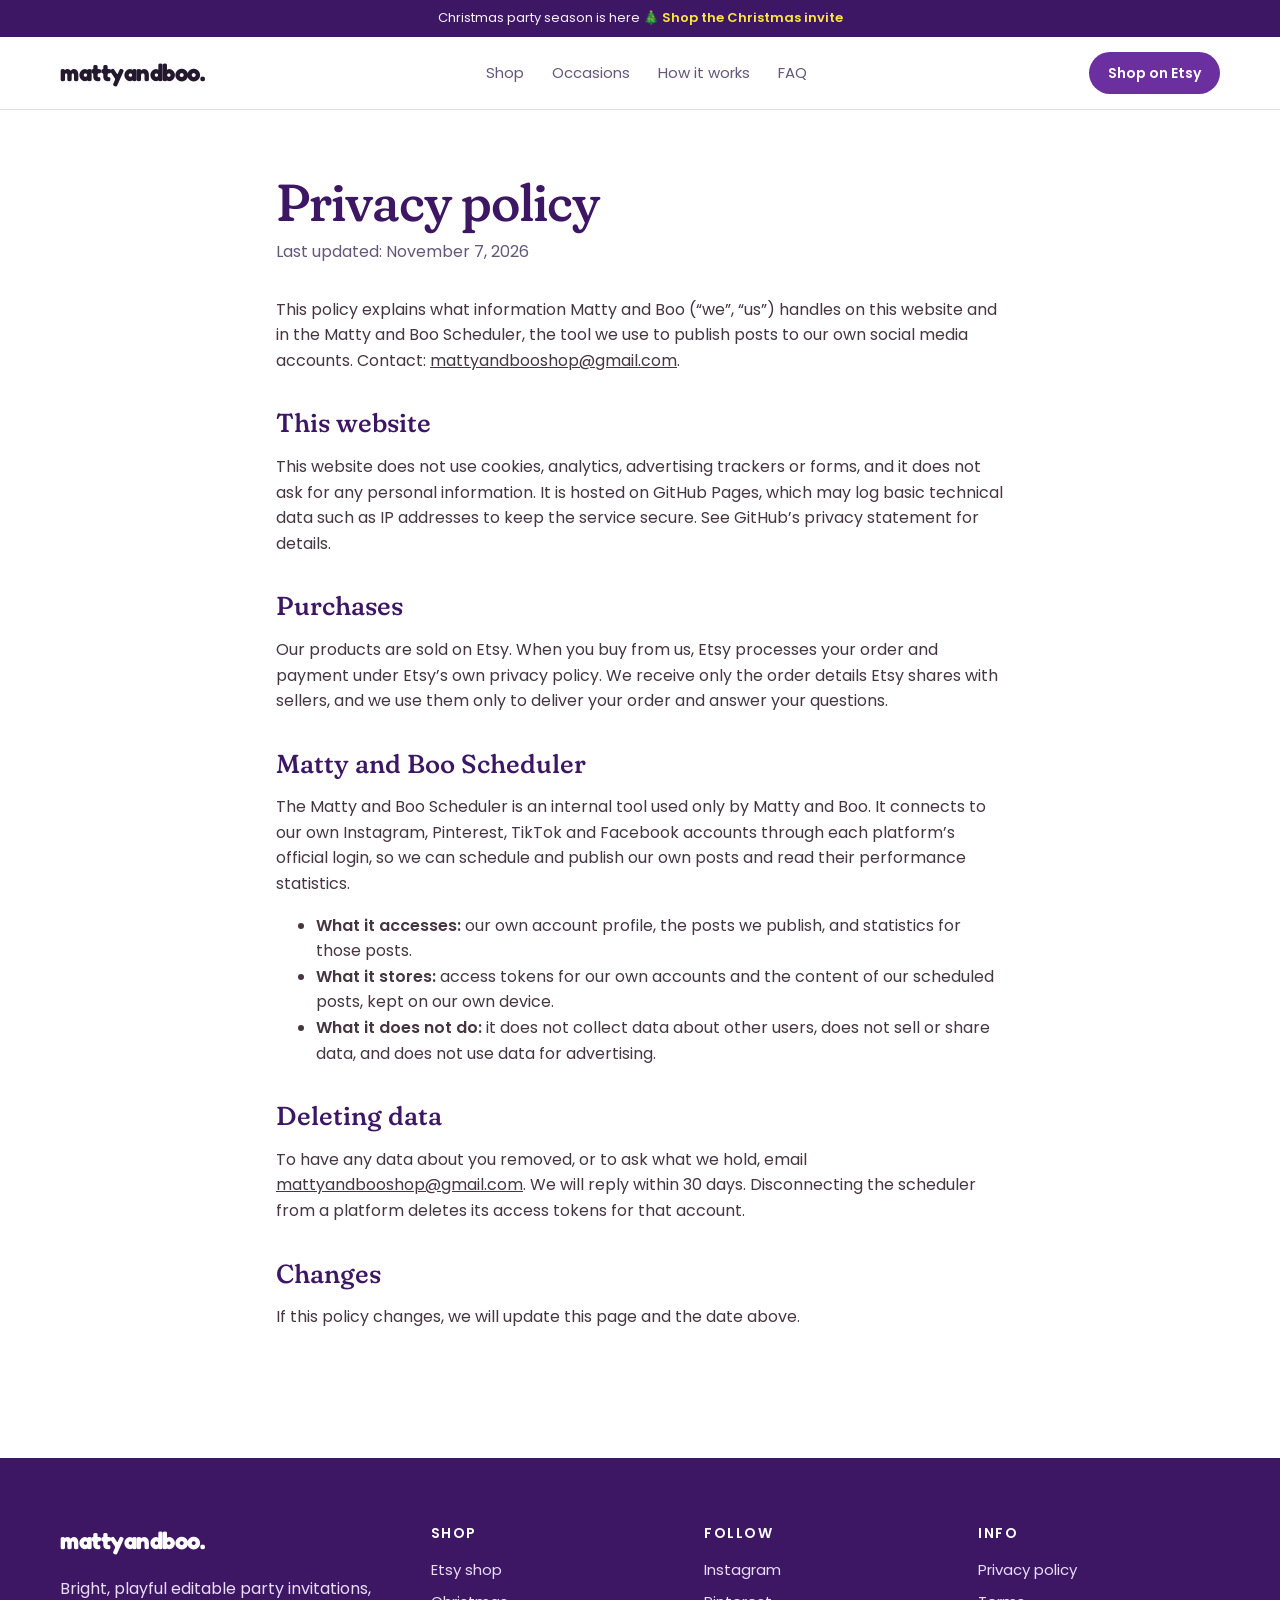
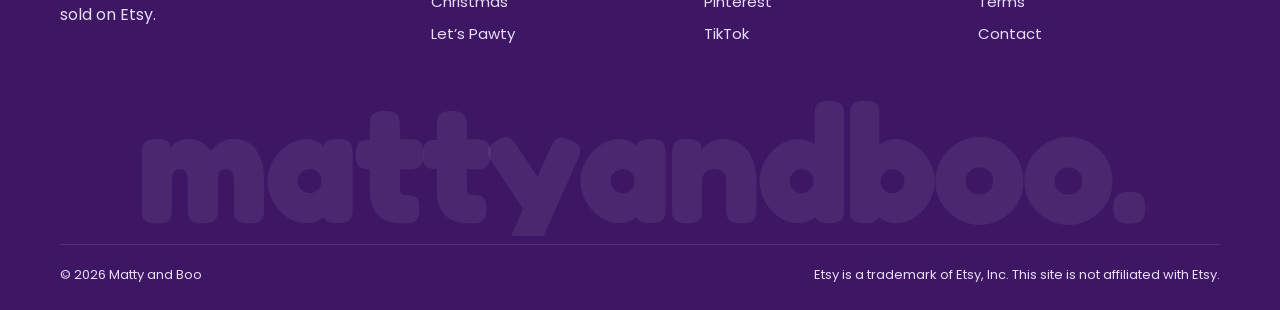
<file: web/privacy.html>
<!doctype html>
<html lang="en">
<head>
  <meta charset="utf-8">
  <meta name="viewport" content="width=device-width, initial-scale=1">
  <title>Privacy policy | Matty and Boo</title>
  <meta name="description" content="Bright, playful editable party invitations for first birthdays, Christmas parties and pet pawties. Edit in Canva, then print or send as an e-invite.">
  <meta property="og:title" content="Matty and Boo | Editable Party Invitations">
  <meta property="og:description" content="Editable party invitations you can personalize in minutes. First birthdays, Christmas and pet pawties.">
  <meta property="og:image" content="assets/christmas-stripes/wooden-plate.jpg">
  <link rel="icon" href="favicon.svg" type="image/svg+xml">
  <link rel="stylesheet" href="styles.css">
</head>
<body>
  <div class="topbar">Christmas party season is here 🎄 <a href="https://www.etsy.com/listing/4610943090/whimsical-christmas-party-invitation">Shop the Christmas invite</a></div>

  <header class="nav">
    <div class="wrap">
      <a class="logo" href="./">mattyandboo.</a>
      <ul>
        <li><a href="index.html#favorites">Shop</a></li>
        <li><a href="index.html#occasions">Occasions</a></li>
        <li><a href="index.html#how">How it works</a></li>
        <li><a href="index.html#faq">FAQ</a></li>
      </ul>
      <a class="btn btn-primary btn-sm" href="https://www.etsy.com/shop/mattyandboo">Shop on Etsy</a>
    </div>
  </header>

  
  <main class="doc">
    <h1>Privacy policy</h1>
    <p class="updated">Last updated: November 7, 2026</p>
    <p>This policy explains what information Matty and Boo (“we”, “us”) handles on this website and in the Matty and Boo Scheduler, the tool we use to publish posts to our own social media accounts. Contact: <a href="mailto:mattyandbooshop@gmail.com">mattyandbooshop@gmail.com</a>.</p>

    <h2>This website</h2>
    <p>This website does not use cookies, analytics, advertising trackers or forms, and it does not ask for any personal information. It is hosted on GitHub Pages, which may log basic technical data such as IP addresses to keep the service secure. See GitHub’s privacy statement for details.</p>

    <h2>Purchases</h2>
    <p>Our products are sold on Etsy. When you buy from us, Etsy processes your order and payment under Etsy’s own privacy policy. We receive only the order details Etsy shares with sellers, and we use them only to deliver your order and answer your questions.</p>

    <h2>Matty and Boo Scheduler</h2>
    <p>The Matty and Boo Scheduler is an internal tool used only by Matty and Boo. It connects to our own Instagram, Pinterest, TikTok and Facebook accounts through each platform’s official login, so we can schedule and publish our own posts and read their performance statistics.</p>
    <ul>
      <li><strong>What it accesses:</strong> our own account profile, the posts we publish, and statistics for those posts.</li>
      <li><strong>What it stores:</strong> access tokens for our own accounts and the content of our scheduled posts, kept on our own device.</li>
      <li><strong>What it does not do:</strong> it does not collect data about other users, does not sell or share data, and does not use data for advertising.</li>
    </ul>

    <h2>Deleting data</h2>
    <p>To have any data about you removed, or to ask what we hold, email <a href="mailto:mattyandbooshop@gmail.com">mattyandbooshop@gmail.com</a>. We will reply within 30 days. Disconnecting the scheduler from a platform deletes its access tokens for that account.</p>

    <h2>Changes</h2>
    <p>If this policy changes, we will update this page and the date above.</p>
  </main>
  <footer>
    <div class="wrap">
      <div class="foot-grid">
        <div>
          <a class="logo" href="./">mattyandboo.</a>
          <p style="margin-top:16px;max-width:22em">Bright, playful editable party invitations, sold on Etsy.</p>
        </div>
        <div><h4>Shop</h4><ul>
          <li><a href="https://www.etsy.com/shop/mattyandboo">Etsy shop</a></li>
          <li><a href="https://www.etsy.com/listing/4610943090/whimsical-christmas-party-invitation">Christmas</a></li>
          <li><a href="https://www.etsy.com/listing/4564376870/lets-pawty-birthday-invitation-digital">Let’s Pawty</a></li>
        </ul></div>
        <div><h4>Follow</h4><ul>
          <li><a href="https://www.instagram.com/mattyandbooshop/">Instagram</a></li>
          <li><a href="https://www.pinterest.com/mattyandbooshop/">Pinterest</a></li>
          <li><a href="https://www.tiktok.com/@mattyandbooshop">TikTok</a></li>
        </ul></div>
        <div><h4>Info</h4><ul>
          <li><a href="privacy.html">Privacy policy</a></li>
          <li><a href="terms.html">Terms</a></li>
          <li><a href="mailto:mattyandbooshop@gmail.com">Contact</a></li>
        </ul></div>
      </div>
      <div class="wordmark" aria-hidden="true">mattyandboo.</div>
      <div class="legal"><span>© 2026 Matty and Boo</span><span>Etsy is a trademark of Etsy, Inc. This site is not affiliated with Etsy.</span></div>
    </div>
  </footer>
</body>
</html>
</file>
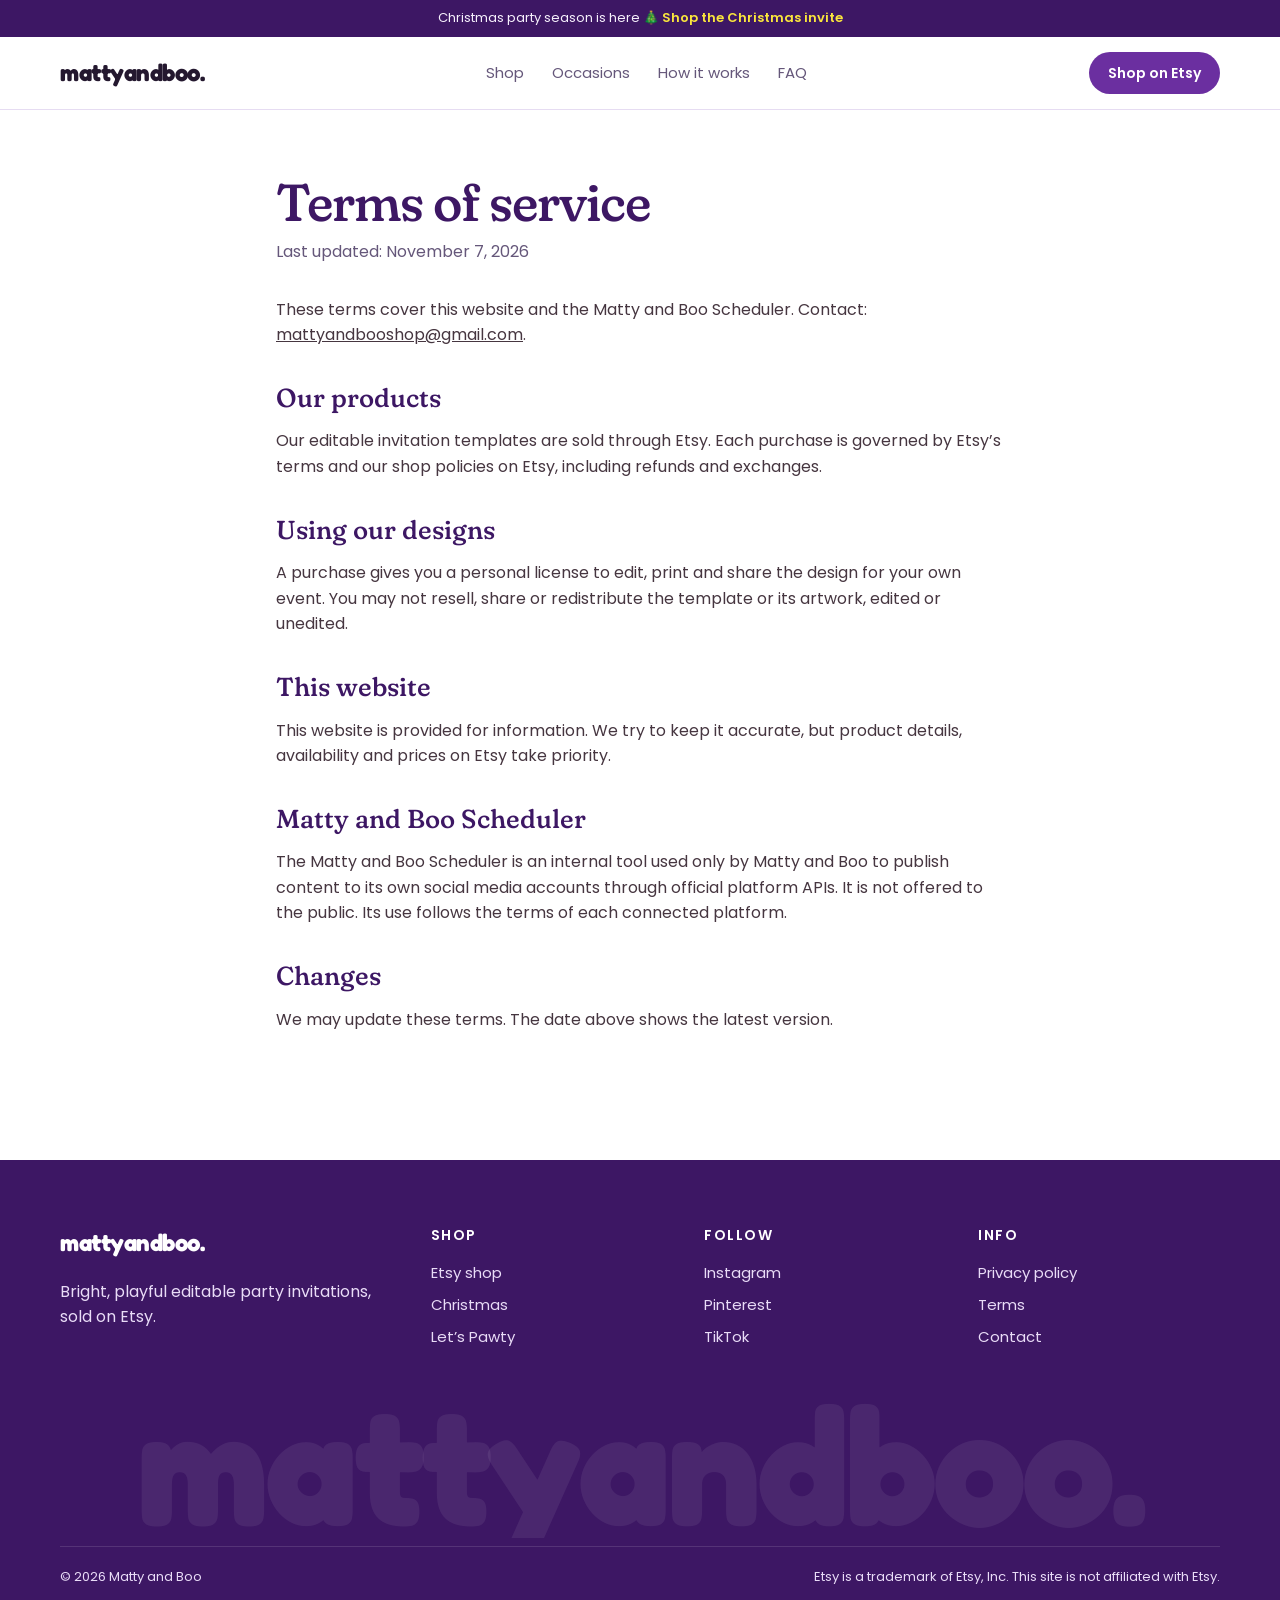
<file: web/terms.html>
<!doctype html>
<html lang="en">
<head>
  <meta charset="utf-8">
  <meta name="viewport" content="width=device-width, initial-scale=1">
  <title>Terms of service | Matty and Boo</title>
  <meta name="description" content="Bright, playful editable party invitations for first birthdays, Christmas parties and pet pawties. Edit in Canva, then print or send as an e-invite.">
  <meta property="og:title" content="Matty and Boo | Editable Party Invitations">
  <meta property="og:description" content="Editable party invitations you can personalize in minutes. First birthdays, Christmas and pet pawties.">
  <meta property="og:image" content="assets/christmas-stripes/wooden-plate.jpg">
  <link rel="icon" href="favicon.svg" type="image/svg+xml">
  <link rel="stylesheet" href="styles.css">
</head>
<body>
  <div class="topbar">Christmas party season is here 🎄 <a href="https://www.etsy.com/listing/4610943090/whimsical-christmas-party-invitation">Shop the Christmas invite</a></div>

  <header class="nav">
    <div class="wrap">
      <a class="logo" href="./">mattyandboo.</a>
      <ul>
        <li><a href="index.html#favorites">Shop</a></li>
        <li><a href="index.html#occasions">Occasions</a></li>
        <li><a href="index.html#how">How it works</a></li>
        <li><a href="index.html#faq">FAQ</a></li>
      </ul>
      <a class="btn btn-primary btn-sm" href="https://www.etsy.com/shop/mattyandboo">Shop on Etsy</a>
    </div>
  </header>

  
  <main class="doc">
    <h1>Terms of service</h1>
    <p class="updated">Last updated: November 7, 2026</p>
    <p>These terms cover this website and the Matty and Boo Scheduler. Contact: <a href="mailto:mattyandbooshop@gmail.com">mattyandbooshop@gmail.com</a>.</p>

    <h2>Our products</h2>
    <p>Our editable invitation templates are sold through Etsy. Each purchase is governed by Etsy’s terms and our shop policies on Etsy, including refunds and exchanges.</p>

    <h2>Using our designs</h2>
    <p>A purchase gives you a personal license to edit, print and share the design for your own event. You may not resell, share or redistribute the template or its artwork, edited or unedited.</p>

    <h2>This website</h2>
    <p>This website is provided for information. We try to keep it accurate, but product details, availability and prices on Etsy take priority.</p>

    <h2>Matty and Boo Scheduler</h2>
    <p>The Matty and Boo Scheduler is an internal tool used only by Matty and Boo to publish content to its own social media accounts through official platform APIs. It is not offered to the public. Its use follows the terms of each connected platform.</p>

    <h2>Changes</h2>
    <p>We may update these terms. The date above shows the latest version.</p>
  </main>
  <footer>
    <div class="wrap">
      <div class="foot-grid">
        <div>
          <a class="logo" href="./">mattyandboo.</a>
          <p style="margin-top:16px;max-width:22em">Bright, playful editable party invitations, sold on Etsy.</p>
        </div>
        <div><h4>Shop</h4><ul>
          <li><a href="https://www.etsy.com/shop/mattyandboo">Etsy shop</a></li>
          <li><a href="https://www.etsy.com/listing/4610943090/whimsical-christmas-party-invitation">Christmas</a></li>
          <li><a href="https://www.etsy.com/listing/4564376870/lets-pawty-birthday-invitation-digital">Let’s Pawty</a></li>
        </ul></div>
        <div><h4>Follow</h4><ul>
          <li><a href="https://www.instagram.com/mattyandbooshop/">Instagram</a></li>
          <li><a href="https://www.pinterest.com/mattyandbooshop/">Pinterest</a></li>
          <li><a href="https://www.tiktok.com/@mattyandbooshop">TikTok</a></li>
        </ul></div>
        <div><h4>Info</h4><ul>
          <li><a href="privacy.html">Privacy policy</a></li>
          <li><a href="terms.html">Terms</a></li>
          <li><a href="mailto:mattyandbooshop@gmail.com">Contact</a></li>
        </ul></div>
      </div>
      <div class="wordmark" aria-hidden="true">mattyandboo.</div>
      <div class="legal"><span>© 2026 Matty and Boo</span><span>Etsy is a trademark of Etsy, Inc. This site is not affiliated with Etsy.</span></div>
    </div>
  </footer>
</body>
</html>
</file>
<file: web/styles.css>
@font-face { font-family: "Fraunces"; src: url("fonts/Fraunces.ttf") format("truetype"); font-weight: 100 900; font-display: swap; }
@font-face { font-family: "Fredoka"; src: url("fonts/Fredoka.ttf") format("truetype"); font-weight: 300 700; font-display: swap; }
@font-face { font-family: "Poppins"; src: url("fonts/Poppins-Regular.ttf") format("truetype"); font-weight: 400; font-display: swap; }
@font-face { font-family: "Poppins"; src: url("fonts/Poppins-SemiBold.ttf") format("truetype"); font-weight: 600; font-display: swap; }

:root {
  --berry: #6b2fa0;
  --berry-deep: #3d1764;
  --blush: #f6f0fc;
  --blush-2: #e9dcf7;
  --pink: #b05fd6;
  --yellow: #fae63c;
  --ink: #24182f;
  --muted: #65577a;
  --line: #e6dcf2;
  --white: #ffffff;
  --radius: 22px;
  --shadow: 0 18px 40px -22px rgba(61, 23, 100, 0.45);
  --serif: "Fraunces", Georgia, serif;
  --sans: "Poppins", system-ui, -apple-system, "Segoe UI", sans-serif;
}

* { box-sizing: border-box; }
html { scroll-behavior: smooth; }
body { margin: 0; background: var(--white); color: var(--ink); font-family: var(--sans); font-size: 16px; line-height: 1.6; }
img, video { max-width: 100%; display: block; }
a { color: inherit; }
.wrap { width: min(1160px, 100% - 32px); margin-inline: auto; }

/* Header */
.topbar { background: var(--berry-deep); color: var(--blush); text-align: center; font-size: 13px; padding: 8px 16px; }
.topbar a { color: var(--yellow); font-weight: 600; text-decoration: none; }
header.nav { position: sticky; top: 0; z-index: 10; background: rgba(255, 255, 255, 0.92); backdrop-filter: blur(10px); border-bottom: 1px solid var(--line); }
.nav .wrap { display: flex; align-items: center; justify-content: space-between; gap: 16px; height: 72px; }
.logo { font-family: "Fredoka", var(--sans); font-weight: 700; font-size: 24px; letter-spacing: -0.5px; color: var(--ink); text-decoration: none; white-space: nowrap; }
footer .logo { color: var(--white); }
.nav ul { display: flex; gap: 28px; list-style: none; margin: 0; padding: 0; font-size: 15px; }
.nav ul a { text-decoration: none; color: var(--muted); }
.nav ul a:hover { color: var(--berry); }
@media (max-width: 760px) { .nav ul { display: none; } }

.btn { display: inline-flex; align-items: center; gap: 8px; padding: 13px 24px; border-radius: 999px; font-weight: 600; font-size: 15px; text-decoration: none; border: 1.5px solid transparent; transition: transform .15s ease, background .15s ease; }
.btn:hover { transform: translateY(-1px); }
.btn-primary { background: var(--berry); color: var(--white); }
.btn-primary:hover { background: var(--berry-deep); }
.btn-ghost { border-color: var(--berry); color: var(--berry); background: transparent; }
.btn-light { background: var(--white); color: var(--berry-deep); }
.btn-sm { padding: 9px 18px; font-size: 14px; }

/* Hero */
.hero { background: linear-gradient(180deg, var(--blush) 0%, var(--white) 100%); overflow: hidden; }
.hero .wrap { display: grid; grid-template-columns: 1.05fr 1fr; gap: 48px; align-items: center; padding: 72px 0 88px; }
.eyebrow { text-transform: uppercase; letter-spacing: 2.5px; font-size: 12px; font-weight: 600; color: var(--pink); }
h1, h2, h3 { font-family: var(--serif); font-weight: 500; line-height: 1.1; margin: 0; color: var(--berry-deep); font-variation-settings: "SOFT" 100, "WONK" 1; }
h1 { font-size: clamp(42px, 6vw, 72px); letter-spacing: -1px; }
h1 em { font-style: italic; color: var(--berry); }
h2 { font-size: clamp(32px, 4vw, 46px); }
h3 { font-size: 22px; }
.lead { font-size: 18px; color: var(--muted); max-width: 30em; margin: 20px 0 32px; }
.cta-row { display: flex; flex-wrap: wrap; gap: 12px; }
.trust { display: flex; flex-wrap: wrap; gap: 20px; margin-top: 36px; font-size: 14px; color: var(--muted); }
.trust span::before { content: "✦ "; color: var(--pink); }
.hero-art { position: relative; }
.hero-art img { border-radius: 28px; box-shadow: var(--shadow); aspect-ratio: 4 / 5; object-fit: cover; width: 100%; height: auto; max-height: 640px; }
.hero-art .badge { position: absolute; left: -18px; bottom: 28px; background: var(--white); border-radius: 18px; padding: 14px 18px; box-shadow: var(--shadow); font-size: 14px; max-width: 220px; }
.hero-art .badge strong { display: block; font-family: var(--serif); font-size: 18px; color: var(--berry-deep); font-weight: 600; }
@media (max-width: 860px) { .hero .wrap { grid-template-columns: 1fr; padding: 48px 0 64px; } .hero-art .badge { left: 12px; } }

/* Sections */
section { padding: 88px 0; }
.section-head { display: flex; align-items: end; justify-content: space-between; gap: 24px; margin-bottom: 40px; flex-wrap: wrap; }
.section-head p { color: var(--muted); max-width: 32em; margin: 12px 0 0; }
.center { text-align: center; }
.center .section-head { justify-content: center; text-align: center; }

/* Product cards */
.grid-3 { display: grid; grid-template-columns: repeat(3, 1fr); gap: 24px; }
@media (max-width: 860px) { .grid-3 { grid-template-columns: 1fr; } }
.card { background: var(--white); border: 1px solid var(--line); border-radius: var(--radius); overflow: hidden; display: flex; flex-direction: column; transition: box-shadow .2s ease, transform .2s ease; text-decoration: none; }
.card:hover { box-shadow: var(--shadow); transform: translateY(-3px); }
.card .media { background: var(--blush); aspect-ratio: 4 / 5; overflow: hidden; }
.card .media img { width: 100%; height: 100%; object-fit: cover; }
.wordmark { overflow: hidden; }
.card .body { padding: 20px 22px 24px; display: flex; flex-direction: column; gap: 8px; flex: 1; }
.tag { align-self: flex-start; font-size: 12px; font-weight: 600; color: var(--berry); background: var(--blush); padding: 4px 12px; border-radius: 999px; }
.card .body p { margin: 0; color: var(--muted); font-size: 15px; flex: 1; }
.card .link { font-weight: 600; color: var(--berry); font-size: 15px; }
.card.all { background: var(--berry); color: var(--white); justify-content: center; padding: 36px; }
.card.all h3 { color: var(--white); font-size: 30px; }
.card.all p { color: var(--blush-2); }

/* Occasions */
.occasions { background: var(--blush); }
.grid-4 { display: grid; grid-template-columns: repeat(4, 1fr); gap: 18px; }
@media (max-width: 860px) { .grid-4 { grid-template-columns: repeat(2, 1fr); } }
.tile { background: var(--white); border-radius: var(--radius); padding: 28px 22px; text-decoration: none; border: 1px solid var(--line); transition: transform .15s ease; }
.tile:hover { transform: translateY(-3px); }
.tile .icon { font-size: 30px; }
.tile h3 { margin: 14px 0 6px; font-size: 21px; }
.tile p { margin: 0; color: var(--muted); font-size: 14px; }

/* Steps */
.steps { display: grid; grid-template-columns: repeat(3, 1fr); gap: 24px; counter-reset: step; }
@media (max-width: 860px) { .steps { grid-template-columns: 1fr; } }
.step { padding: 28px; border-radius: var(--radius); border: 1px dashed var(--pink); }
.step::before { counter-increment: step; content: "0" counter(step); font-family: var(--serif); font-size: 44px; color: var(--pink); display: block; line-height: 1; margin-bottom: 14px; }
.step p { color: var(--muted); margin: 8px 0 0; }

/* Motion */
.motion { background: var(--berry-deep); color: var(--blush); border-radius: 36px; margin-inline: 16px; }
.motion h2 { color: var(--white); }
.motion .section-head p { color: var(--blush-2); }
.videos { display: grid; grid-template-columns: repeat(2, minmax(0, 300px)); gap: 28px; justify-content: center; }
@media (max-width: 680px) { .videos { grid-template-columns: minmax(0, 300px); } }
.videos figure { margin: 0; }
.videos video { border-radius: 24px; aspect-ratio: 9 / 16; object-fit: cover; width: 100%; background: #000; }
.videos figcaption { margin-top: 12px; font-size: 14px; color: var(--blush-2); text-align: center; }

/* FAQ */
.faq-grid { display: grid; grid-template-columns: 0.9fr 1.1fr; gap: 48px; align-items: start; }
@media (max-width: 860px) { .faq-grid { grid-template-columns: 1fr; } }
.faq-grid img { border-radius: 28px; aspect-ratio: 4 / 5; object-fit: cover; width: 100%; height: auto; }
details { border-bottom: 1px solid var(--line); padding: 18px 0; }
summary { cursor: pointer; font-weight: 600; list-style: none; display: flex; justify-content: space-between; gap: 16px; }
summary::-webkit-details-marker { display: none; }
summary::after { content: "+"; color: var(--berry); font-size: 22px; line-height: 1; }
details[open] summary::after { content: "–"; }
details p { color: var(--muted); margin: 10px 0 0; }

/* CTA banner */
.banner { background: linear-gradient(110deg, var(--blush-2), var(--blush) 55%, #fff6c9); border-radius: 32px; padding: 56px; display: grid; grid-template-columns: 1.3fr 1fr; gap: 32px; align-items: center; }
@media (max-width: 760px) { .banner { grid-template-columns: 1fr; padding: 36px 24px; } }
.banner p { color: var(--muted); }
.socials { display: flex; flex-wrap: wrap; gap: 10px; }

/* Footer */
footer { background: var(--berry-deep); color: var(--blush-2); margin-top: 88px; padding: 64px 0 24px; position: relative; overflow: hidden; }
.foot-grid { display: grid; grid-template-columns: 1.4fr 1fr 1fr 1fr; gap: 32px; position: relative; z-index: 1; }
@media (max-width: 760px) { .foot-grid { grid-template-columns: 1fr 1fr; } }
footer h4 { color: var(--white); font-family: var(--sans); font-size: 14px; letter-spacing: 1.5px; text-transform: uppercase; margin: 0 0 14px; }
footer ul { list-style: none; padding: 0; margin: 0; display: grid; gap: 8px; font-size: 15px; }
footer a { text-decoration: none; color: var(--blush-2); }
footer a:hover { color: var(--yellow); }
.wordmark { font-family: "Fredoka", var(--sans); font-weight: 700; font-size: clamp(48px, 13vw, 170px); color: rgba(255, 255, 255, 0.07); line-height: 0.9; white-space: nowrap; text-align: center; margin: 40px 0 0; letter-spacing: -4px; user-select: none; }
.legal { display: flex; justify-content: space-between; flex-wrap: wrap; gap: 12px; font-size: 13px; border-top: 1px solid rgba(255, 255, 255, 0.12); padding-top: 20px; margin-top: 8px; position: relative; z-index: 1; }

/* Legal pages */
.doc { max-width: 760px; margin: 0 auto; padding: 64px 16px 24px; }
.doc h1 { font-size: clamp(36px, 5vw, 52px); margin-bottom: 8px; }
.doc .updated { color: var(--muted); margin: 0 0 32px; }
.doc h2 { font-size: 26px; margin: 36px 0 10px; }
.doc p, .doc li { color: #463640; }
</file>
